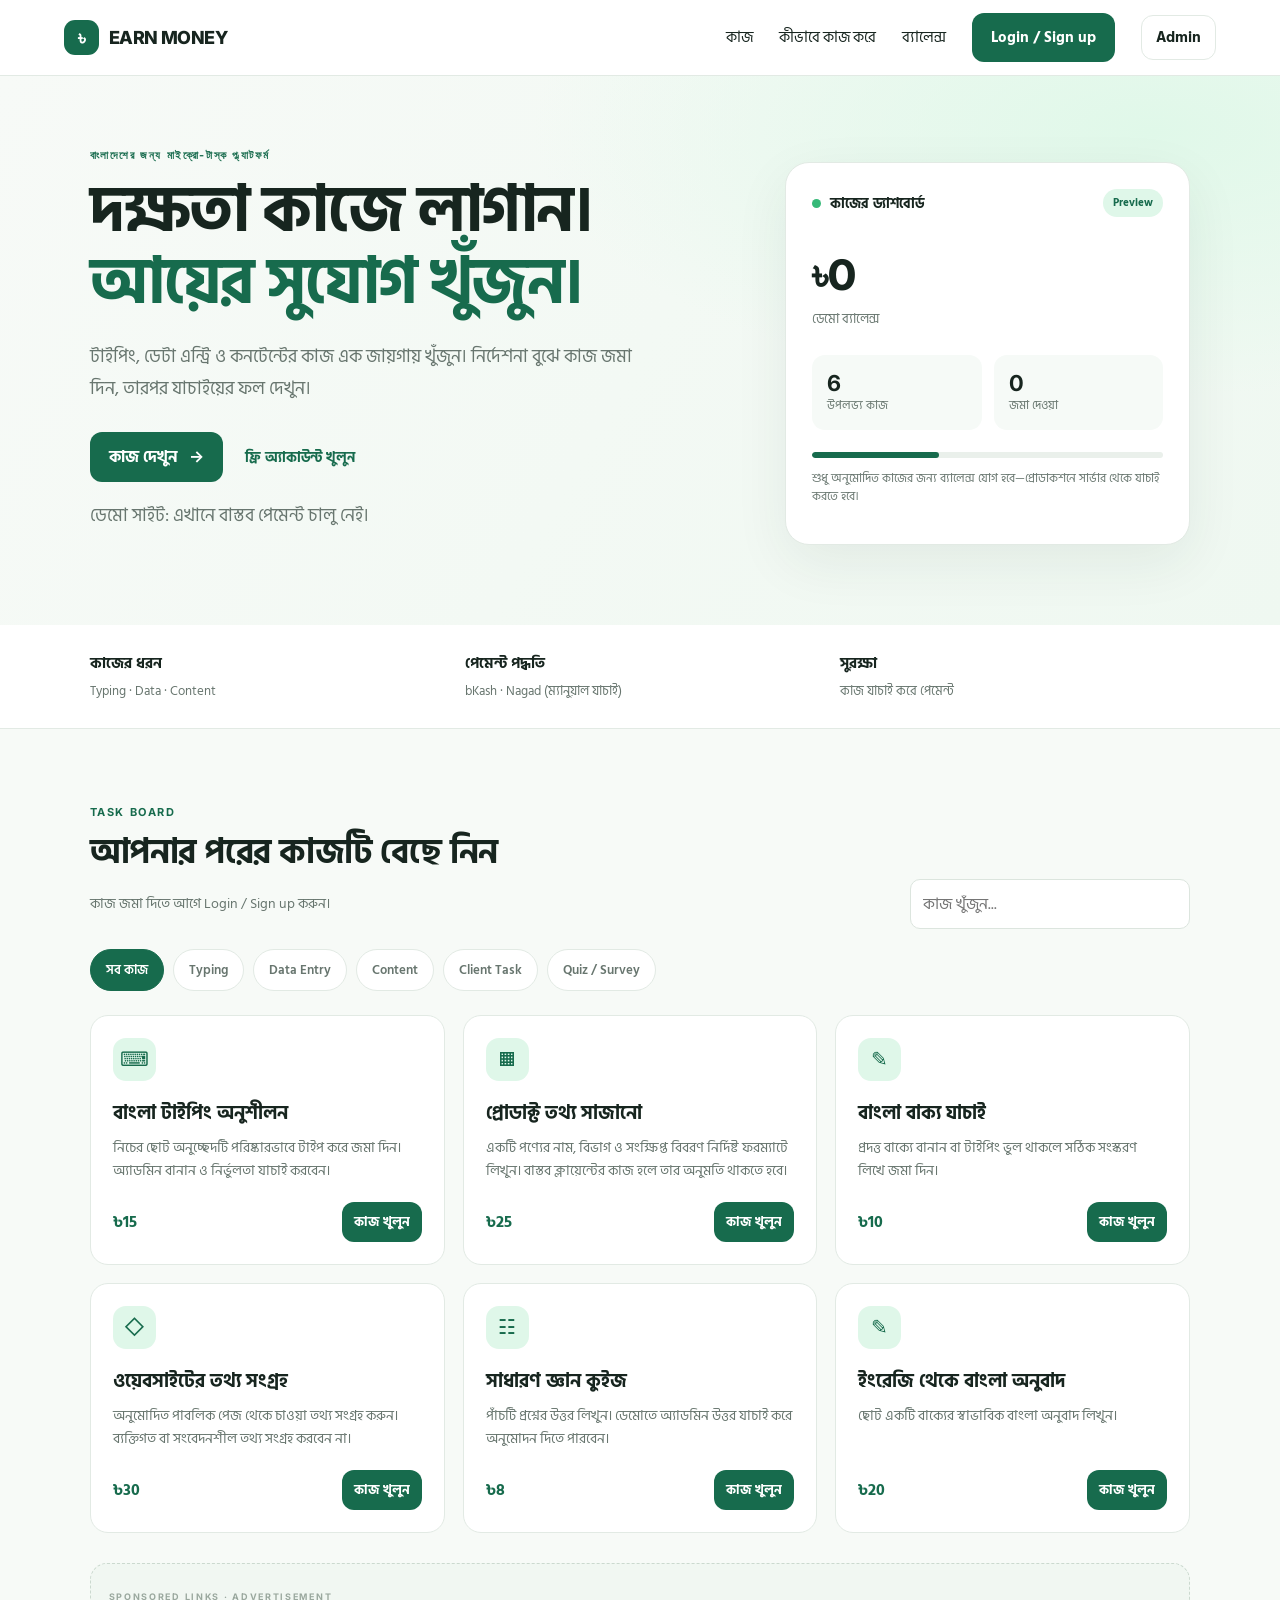
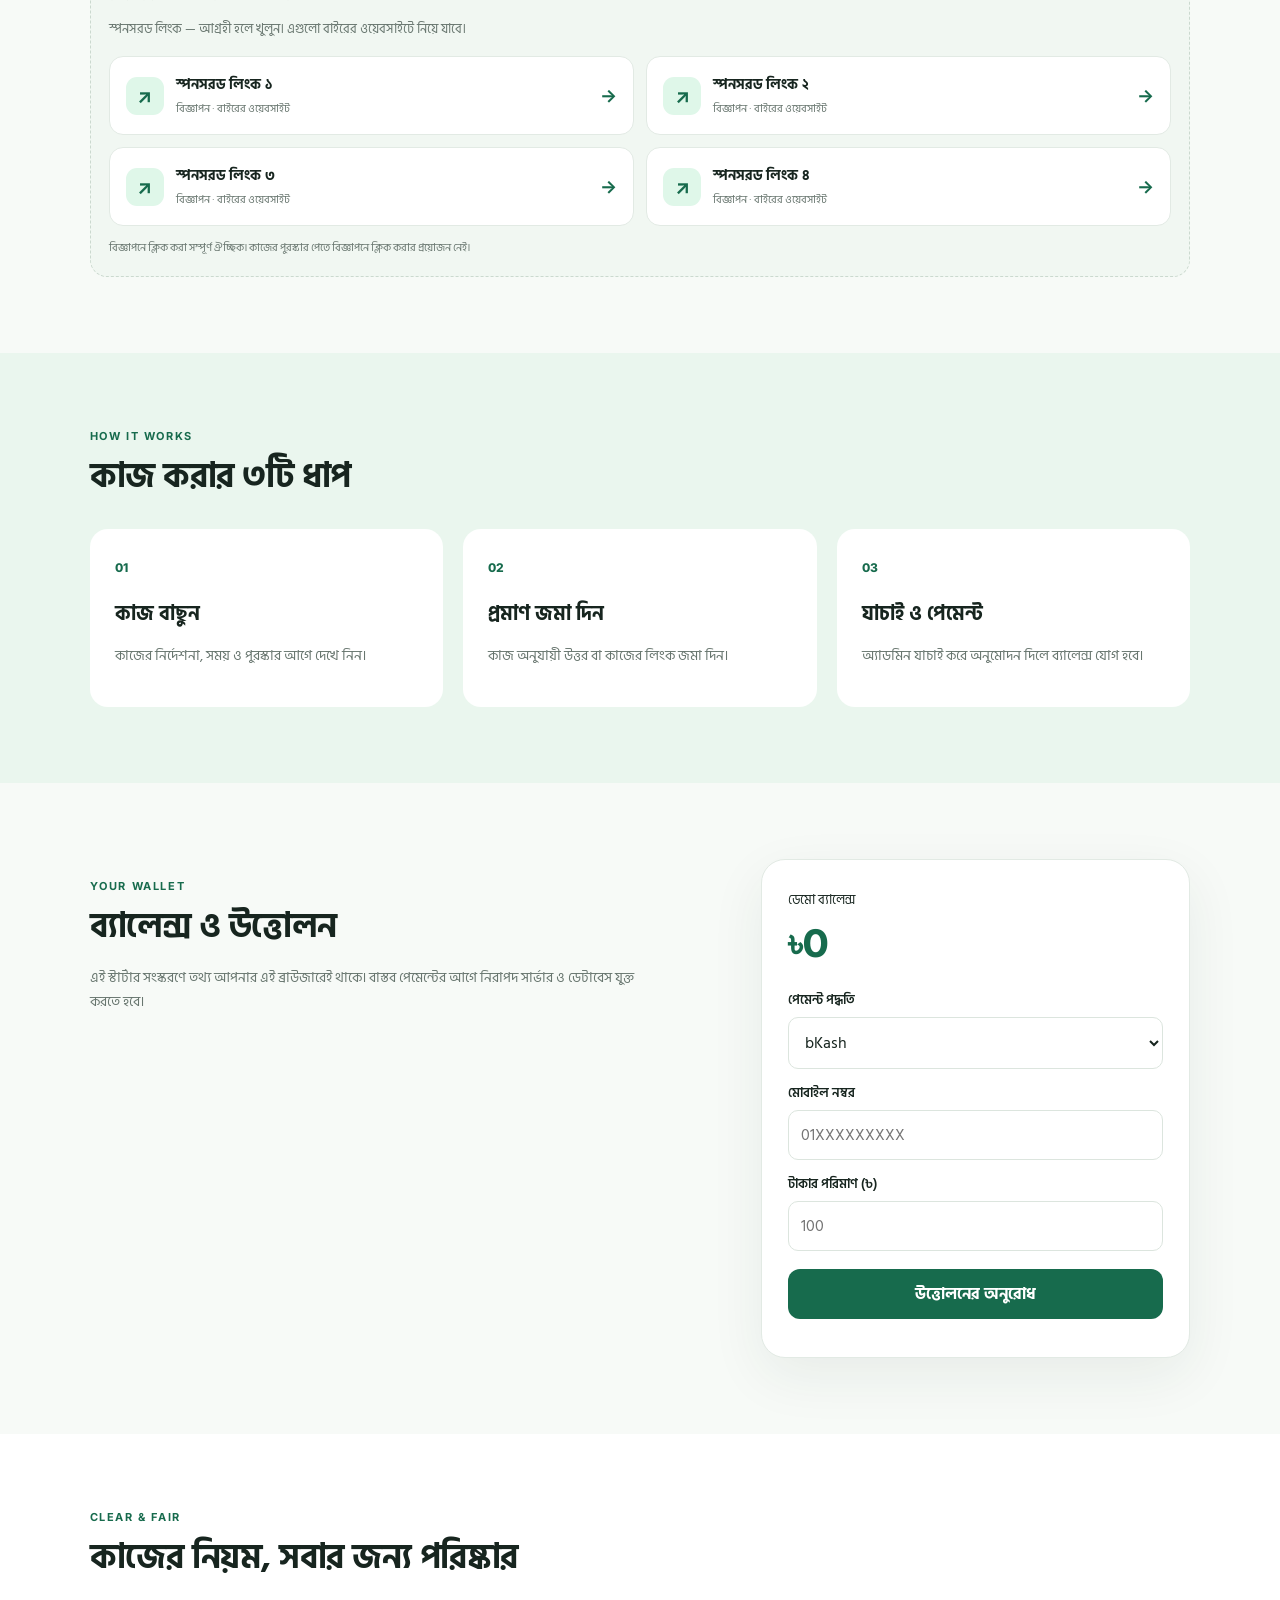
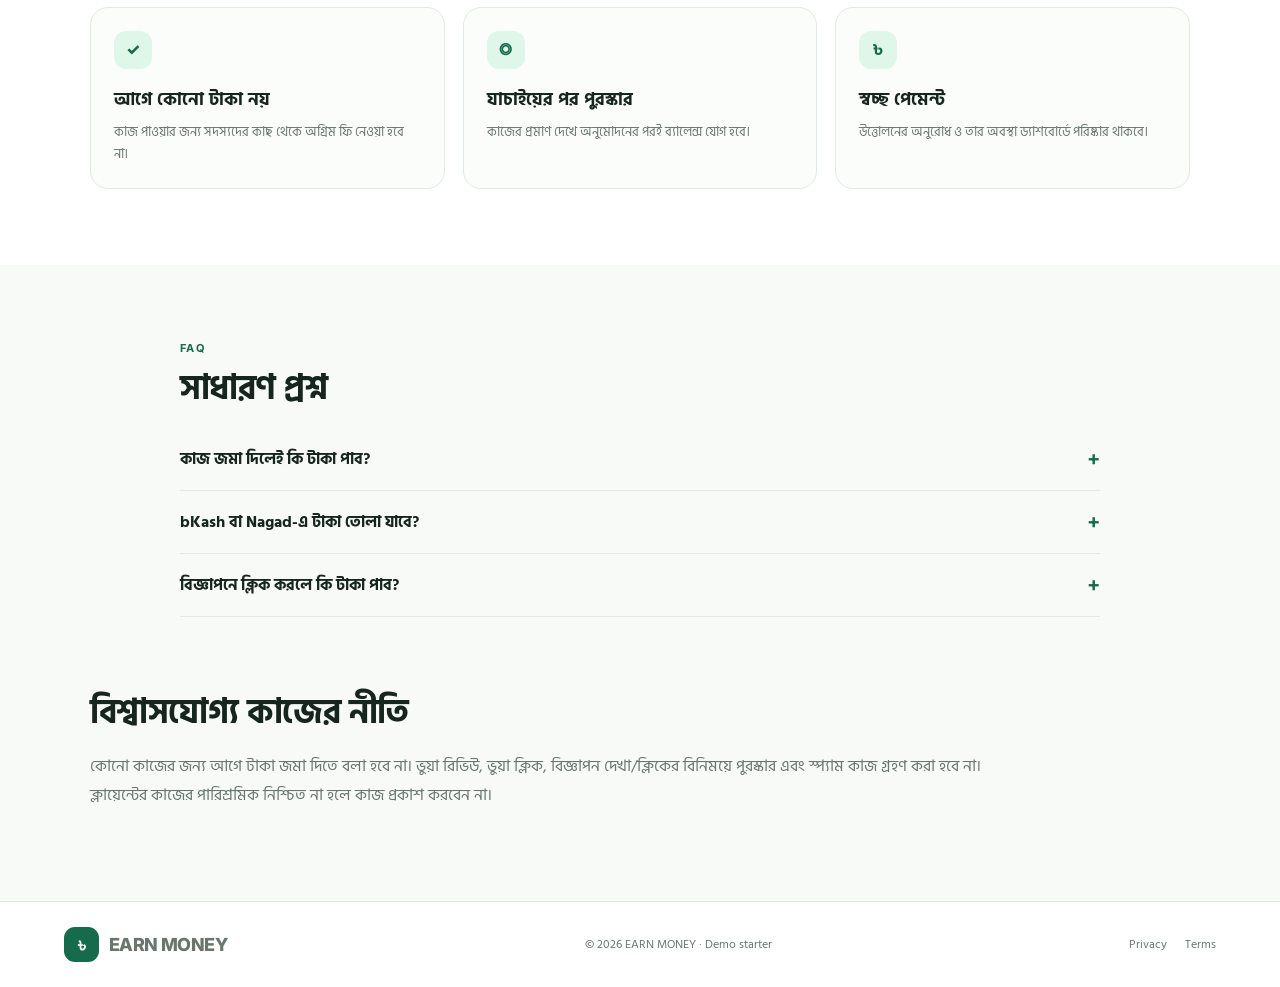
<file: index.html>
<!doctype html>
<html lang="bn">
<head>
  <meta charset="utf-8">
  <meta name="viewport" content="width=device-width,initial-scale=1">
  <title>EARN MONEY — Online Tasks</title>
  <link rel="stylesheet" href="style.css">
</head>
<body>
<header class="topbar">
  <a class="brand" href="#"><span class="brand-mark">৳</span> EARN MONEY</a>
  <nav><a href="#tasks">কাজ</a><a href="#how">কীভাবে কাজ করে</a><a href="#wallet">ব্যালেন্স</a><a class="button nav-login" href="auth.html" id="navAuth">Login / Sign up</a><button id="adminOpen" class="outline">Admin</button></nav>
</header>
<main>
  <section class="hero">
    <div class="hero-copy">
      <p class="eyebrow">বাংলাদেশের জন্য মাইক্রো-টাস্ক প্ল্যাটফর্ম</p>
      <h1>দক্ষতা কাজে লাগান।<br><span>আয়ের সুযোগ খুঁজুন।</span></h1>
      <p>টাইপিং, ডেটা এন্ট্রি ও কনটেন্টের কাজ এক জায়গায় খুঁজুন। নির্দেশনা বুঝে কাজ জমা দিন, তারপর যাচাইয়ের ফল দেখুন।</p>
      <div class="hero-actions"><a class="button" href="#tasks">কাজ দেখুন <span>→</span></a><a class="secondary-link" href="auth.html">ফ্রি অ্যাকাউন্ট খুলুন</a></div>
      <p class="small-note">ডেমো সাইট: এখানে বাস্তব পেমেন্ট চালু নেই।</p>
    </div>
    <div class="hero-card">
      <div class="card-top"><span class="dot"></span> কাজের ড্যাশবোর্ড <span class="pill">Preview</span></div>
      <div class="earn-number">৳<span id="heroBalance">0</span><small>ডেমো ব্যালেন্স</small></div>
      <div class="mini-stats"><div><b id="taskCount">0</b><small>উপলভ্য কাজ</small></div><div><b id="submittedCount">0</b><small>জমা দেওয়া</small></div></div>
      <div class="progress"><span></span></div>
      <p class="small-note">শুধু অনুমোদিত কাজের জন্য ব্যালেন্স যোগ হবে—প্রোডাকশনে সার্ভার থেকে যাচাই করতে হবে।</p>
    </div>
  </section>

  <section class="stats-row">
    <div><b>কাজের ধরন</b><span>Typing · Data · Content</span></div>
    <div><b>পেমেন্ট পদ্ধতি</b><span>bKash · Nagad (ম্যানুয়াল যাচাই)</span></div>
    <div><b>সুরক্ষা</b><span>কাজ যাচাই করে পেমেন্ট</span></div>
  </section>

  <section id="tasks" class="section">
    <div class="section-head"><div><p class="eyebrow">TASK BOARD</p><h2>আপনার পরের কাজটি বেছে নিন</h2><p class="muted">কাজ জমা দিতে আগে Login / Sign up করুন।</p></div><input id="searchTask" placeholder="কাজ খুঁজুন..." aria-label="কাজ খুঁজুন"></div>
    <div class="category-chips" id="categoryChips">
      <button class="chip active" data-category="সব">সব কাজ</button><button class="chip" data-category="Typing">Typing</button><button class="chip" data-category="Data Entry">Data Entry</button><button class="chip" data-category="Content">Content</button><button class="chip" data-category="Client Task">Client Task</button><button class="chip" data-category="Survey">Quiz / Survey</button>
    </div>
    <div id="taskGrid" class="task-grid"></div>
    <section class="ad-slot" aria-label="স্পনসরড বিজ্ঞাপন">
      <span class="ad-label">SPONSORED LINKS · ADVERTISEMENT</span>
      <p class="ad-intro">স্পনসরড লিংক — আগ্রহী হলে খুলুন। এগুলো বাইরের ওয়েবসাইটে নিয়ে যাবে।</p>
      <div class="ad-link-grid">
        <a class="ad-link-card" href="https://auctionr.org/4/464384f9f7fe70da94cb7ee64caa9dcd" target="_blank" rel="nofollow sponsored noopener noreferrer">
          <span class="ad-link-icon">↗</span><span><b>স্পনসরড লিংক ১</b><small>বিজ্ঞাপন · বাইরের ওয়েবসাইট</small></span><span class="ad-link-arrow">→</span>
        </a>
        <a class="ad-link-card" href="https://asiafilm.org/4/ed5e778da2cf4a8527f8361960b2d476" target="_blank" rel="nofollow sponsored noopener noreferrer">
          <span class="ad-link-icon">↗</span><span><b>স্পনসরড লিংক ২</b><small>বিজ্ঞাপন · বাইরের ওয়েবসাইট</small></span><span class="ad-link-arrow">→</span>
        </a>
        <a class="ad-link-card" href="https://asiafilm.org/4/de64cac11715ee15daa94bc9102d0537" target="_blank" rel="nofollow sponsored noopener noreferrer">
          <span class="ad-link-icon">↗</span><span><b>স্পনসরড লিংক ৩</b><small>বিজ্ঞাপন · বাইরের ওয়েবসাইট</small></span><span class="ad-link-arrow">→</span>
        </a>
        <a class="ad-link-card" href="https://auctionr.org/4/daa6fd42bf25ffa8c2ee416f7f7a6038" target="_blank" rel="nofollow sponsored noopener noreferrer">
          <span class="ad-link-icon">↗</span><span><b>স্পনসরড লিংক ৪</b><small>বিজ্ঞাপন · বাইরের ওয়েবসাইট</small></span><span class="ad-link-arrow">→</span>
        </a>
      </div>
      <p class="ad-disclaimer">বিজ্ঞাপনে ক্লিক করা সম্পূর্ণ ঐচ্ছিক। কাজের পুরস্কার পেতে বিজ্ঞাপনে ক্লিক করার প্রয়োজন নেই।</p>
    </section>
  </section>

  <section id="how" class="section how-section">
    <p class="eyebrow">HOW IT WORKS</p><h2>কাজ করার ৩টি ধাপ</h2>
    <div class="steps"><article><span>01</span><h3>কাজ বাছুন</h3><p>কাজের নির্দেশনা, সময় ও পুরস্কার আগে দেখে নিন।</p></article><article><span>02</span><h3>প্রমাণ জমা দিন</h3><p>কাজ অনুযায়ী উত্তর বা কাজের লিংক জমা দিন।</p></article><article><span>03</span><h3>যাচাই ও পেমেন্ট</h3><p>অ্যাডমিন যাচাই করে অনুমোদন দিলে ব্যালেন্স যোগ হবে।</p></article></div>
  </section>

  <section id="wallet" class="section wallet-section">
    <div><p class="eyebrow">YOUR WALLET</p><h2>ব্যালেন্স ও উত্তোলন</h2><p class="muted">এই স্টার্টার সংস্করণে তথ্য আপনার এই ব্রাউজারেই থাকে। বাস্তব পেমেন্টের আগে নিরাপদ সার্ভার ও ডেটাবেস যুক্ত করতে হবে।</p></div>
    <div class="wallet-card"><small>ডেমো ব্যালেন্স</small><div class="wallet-amount">৳<span id="walletBalance">0</span></div>
      <form id="withdrawForm">
        <label for="method">পেমেন্ট পদ্ধতি</label><select id="method"><option>bKash</option><option>Nagad</option></select>
        <label for="walletNumber">মোবাইল নম্বর</label><input id="walletNumber" inputmode="numeric" placeholder="01XXXXXXXXX" required pattern="01[0-9]{9}">
        <label for="withdrawAmount">টাকার পরিমাণ (৳)</label><input id="withdrawAmount" type="number" min="100" step="10" placeholder="100" required>
        <button class="button full" type="submit">উত্তোলনের অনুরোধ</button>
        <p id="withdrawMessage" class="small-note"></p>
      </form>
    </div>
  </section>

  <section class="section trust-section">
    <p class="eyebrow">CLEAR & FAIR</p><h2>কাজের নিয়ম, সবার জন্য পরিষ্কার</h2>
    <div class="trust-grid"><article><span class="trust-icon">✓</span><h3>আগে কোনো টাকা নয়</h3><p>কাজ পাওয়ার জন্য সদস্যদের কাছ থেকে অগ্রিম ফি নেওয়া হবে না।</p></article><article><span class="trust-icon">◎</span><h3>যাচাইয়ের পর পুরস্কার</h3><p>কাজের প্রমাণ দেখে অনুমোদনের পরই ব্যালেন্স যোগ হবে।</p></article><article><span class="trust-icon">৳</span><h3>স্বচ্ছ পেমেন্ট</h3><p>উত্তোলনের অনুরোধ ও তার অবস্থা ড্যাশবোর্ডে পরিষ্কার থাকবে।</p></article></div>
  </section>
  <section class="section faq-section">
    <p class="eyebrow">FAQ</p><h2>সাধারণ প্রশ্ন</h2>
    <details><summary>কাজ জমা দিলেই কি টাকা পাব?</summary><p>না। কাজ যাচাই করে অনুমোদন দেওয়ার পরই পুরস্কার যোগ হবে। ডেমো সাইটে বাস্তব পেমেন্ট চালু নেই।</p></details>
    <details><summary>bKash বা Nagad-এ টাকা তোলা যাবে?</summary><p>এখানে উত্তোলনের অনুরোধের ফর্ম আছে। বাস্তব পেমেন্ট চালু করতে নিরাপদ সার্ভার, অর্থের উৎস এবং যাচাইকৃত পেমেন্ট প্রক্রিয়া লাগবে।</p></details>
    <details><summary>বিজ্ঞাপনে ক্লিক করলে কি টাকা পাব?</summary><p>না। বিজ্ঞাপনে ক্লিক বা বিজ্ঞাপন দেখার বিনিময়ে পুরস্কার দেওয়া হবে না।</p></details>
  </section>
  <section class="section safety">
    <h2>বিশ্বাসযোগ্য কাজের নীতি</h2>
    <p>কোনো কাজের জন্য আগে টাকা জমা দিতে বলা হবে না। ভুয়া রিভিউ, ভুয়া ক্লিক, বিজ্ঞাপন দেখা/ক্লিকের বিনিময়ে পুরস্কার এবং স্প্যাম কাজ গ্রহণ করা হবে না। ক্লায়েন্টের কাজের পারিশ্রমিক নিশ্চিত না হলে কাজ প্রকাশ করবেন না।</p>
  </section>
</main>
<footer><a class="brand" href="#"><span class="brand-mark">৳</span> EARN MONEY</a><span>© <span id="year"></span> EARN MONEY · Demo starter</span><div><a href="privacy.html">Privacy</a><a href="terms.html">Terms</a></div></footer>

<div id="taskModal" class="modal hidden" role="dialog" aria-modal="true" aria-labelledby="modalTitle"><div class="modal-panel"><button class="close" data-close="taskModal" aria-label="বন্ধ করুন">×</button><p class="eyebrow">TASK DETAILS</p><h2 id="modalTitle"></h2><p id="modalDescription"></p><div class="task-meta" id="modalMeta"></div><form id="submitTaskForm"><input id="taskId" type="hidden"><label for="proof">কাজের উত্তর / প্রমাণ / লিংক</label><textarea id="proof" rows="4" required placeholder="আপনার কাজের উত্তর লিখুন..."></textarea><button class="button full">কাজ জমা দিন</button></form></div></div>

<div id="adminModal" class="modal hidden" role="dialog" aria-modal="true" aria-labelledby="adminTitle"><div class="modal-panel wide"><button class="close" data-close="adminModal" aria-label="বন্ধ করুন">×</button><p class="eyebrow">DEMO ADMIN</p><h2 id="adminTitle">Admin Panel</h2><div class="warning">ডেমো অ্যাডমিন প্যানেল—কোনো পাসওয়ার্ড বা ডেটা এখানে নিরাপদ নয়। লাইভ সাইটে Firebase Auth/সার্ভার-ভিত্তিক role security ছাড়া ব্যবহার করবেন না।</div>
  <form id="adminLoginForm" class="admin-login"><label for="adminPassword">ডেমো পাসওয়ার্ড (শুধু লোকাল টেস্ট)</label><input id="adminPassword" type="password" placeholder="Demo password: demo123"><button class="button">প্রবেশ</button><small>ডেমো পাসওয়ার্ড: demo123</small></form>
  <div id="adminArea" class="hidden">
    <div class="admin-columns"><form id="addTaskForm"><h3>নতুন কাজ যোগ করুন</h3><label>কাজের নাম</label><input id="newTitle" required><label>বিবরণ</label><textarea id="newDescription" required rows="3"></textarea><label>কাজের ধরন</label><select id="newCategory"><option>Typing</option><option>Data Entry</option><option>Content</option><option>Client Task</option><option>Survey</option></select><label>পুরস্কার (৳)</label><input id="newReward" type="number" min="1" required><button class="button full">কাজ প্রকাশ করুন</button></form>
    <div><h3>জমা দেওয়া কাজ</h3><div id="submissionsList" class="submission-list"></div><h3>উত্তোলনের অনুরোধ</h3><div id="withdrawalsList" class="submission-list"></div></div></div>
  </div>
</div></div>
<script src="app.js"></script>
</body></html>
</file>
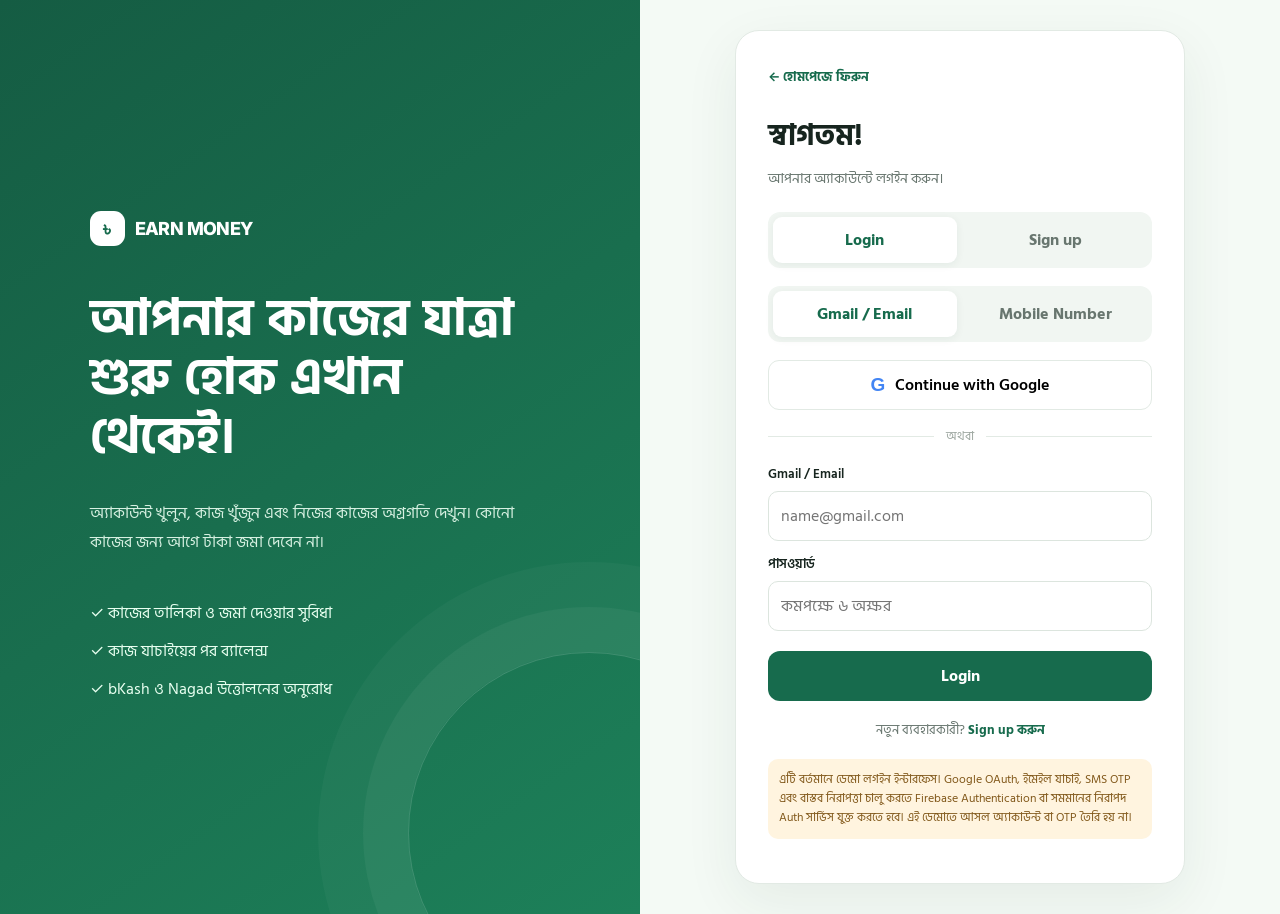
<file: auth.html>
<!doctype html>
<html lang="bn">
<head>
  <meta charset="utf-8"><meta name="viewport" content="width=device-width,initial-scale=1">
  <title>Login / Sign up — EARN MONEY</title><link rel="stylesheet" href="style.css">
</head>
<body>
<div class="auth-page">
  <aside class="auth-art">
    <a class="brand" href="index.html"><span class="brand-mark">৳</span> EARN MONEY</a>
    <h1>আপনার কাজের যাত্রা শুরু হোক এখান থেকেই।</h1>
    <p>অ্যাকাউন্ট খুলুন, কাজ খুঁজুন এবং নিজের কাজের অগ্রগতি দেখুন। কোনো কাজের জন্য আগে টাকা জমা দেবেন না।</p>
    <div class="auth-benefits"><span>✓ কাজের তালিকা ও জমা দেওয়ার সুবিধা</span><span>✓ কাজ যাচাইয়ের পর ব্যালেন্স</span><span>✓ bKash ও Nagad উত্তোলনের অনুরোধ</span></div>
  </aside>
  <main class="auth-main">
    <section class="auth-card">
      <a class="back-home" href="index.html">← হোমপেজে ফিরুন</a>
      <h2 id="formTitle">স্বাগতম!</h2><p class="auth-sub" id="formSubtitle">আপনার অ্যাকাউন্টে লগইন করুন।</p>
      <div class="auth-tabs"><button id="loginTab" class="active" type="button">Login</button><button id="signupTab" type="button">Sign up</button></div>
      <div class="method-tabs"><button id="emailTab" class="active" type="button">Gmail / Email</button><button id="phoneTab" type="button">Mobile Number</button></div>
      <button id="googleBtn" class="google-button" type="button"><span class="google-g">G</span> Continue with Google</button>
      <div class="auth-divider">অথবা</div>
      <form id="authForm" class="auth-form">
        <div id="nameWrap" class="hidden"><label for="fullName">আপনার নাম</label><input id="fullName" autocomplete="name" placeholder="পুরো নাম"></div>
        <label id="identityLabel" for="identity">Gmail / Email</label>
        <input id="identity" autocomplete="username" placeholder="name@gmail.com" required>
        <div id="otpWrap" class="hidden"><label for="otp">OTP কোড</label><input id="otp" inputmode="numeric" placeholder="SMS OTP"></div>
        <label for="password" id="passwordLabel">পাসওয়ার্ড</label>
        <input id="password" type="password" autocomplete="current-password" minlength="6" placeholder="কমপক্ষে ৬ অক্ষর" required>
        <button id="submitAuth" class="button full" type="submit">Login</button>
      </form>
      <div id="authMessage" class="hidden"></div>
      <p class="auth-switch" id="switchText">নতুন ব্যবহারকারী? <a href="#" id="switchLink">Sign up করুন</a></p>
      <p class="auth-warning">এটি বর্তমানে ডেমো লগইন ইন্টারফেস। Google OAuth, ইমেইল যাচাই, SMS OTP এবং বাস্তব নিরাপত্তা চালু করতে Firebase Authentication বা সমমানের নিরাপদ Auth সার্ভিস যুক্ত করতে হবে। এই ডেমোতে আসল অ্যাকাউন্ট বা OTP তৈরি হয় না।</p>
    </section>
  </main>
</div>
<script>
const $=id=>document.getElementById(id);
let mode="login",method="email";
function setMode(next){mode=next;$("loginTab").classList.toggle("active",mode==="login");$("signupTab").classList.toggle("active",mode==="signup");$("nameWrap").classList.toggle("hidden",mode!=="signup");$("formTitle").textContent=mode==="login"?"স্বাগতম!":"নতুন অ্যাকাউন্ট তৈরি করুন";$("formSubtitle").textContent=mode==="login"?"আপনার অ্যাকাউন্টে লগইন করুন।":"নতুন অ্যাকাউন্ট খুলতে তথ্য দিন।";$("submitAuth").textContent=mode==="login"?"Login":"Create account";$("password").autocomplete=mode==="login"?"current-password":"new-password";$("switchText").innerHTML=mode==="login"?'নতুন ব্যবহারকারী? <a href="#" id="switchLink">Sign up করুন</a>':'আগে অ্যাকাউন্ট আছে? <a href="#" id="switchLink">Login করুন</a>';bindSwitch();$("authMessage").classList.add("hidden")}
function bindSwitch(){$("switchLink").onclick=e=>{e.preventDefault();setMode(mode==="login"?"signup":"login")}}
function setMethod(next){method=next;$("emailTab").classList.toggle("active",method==="email");$("phoneTab").classList.toggle("active",method==="phone");$("identityLabel").textContent=method==="email"?"Gmail / Email":"Mobile Number";$("identity").type=method==="email"?"email":"tel";$("identity").placeholder=method==="email"?"name@gmail.com":"01XXXXXXXXX";$("identity").autocomplete=method==="email"?"username":"tel";$("otpWrap").classList.add("hidden");$("otp").required=false;$("password").classList.remove("hidden");$("passwordLabel").classList.remove("hidden");$("password").required=true;$("authMessage").classList.add("hidden")}
$("loginTab").onclick=()=>setMode("login");$("signupTab").onclick=()=>setMode("signup");$("emailTab").onclick=()=>setMethod("email");$("phoneTab").onclick=()=>setMethod("phone");bindSwitch();
$("googleBtn").onclick=()=>{showMessage("Google দিয়ে সত্যিকারের লগইন এখনো সংযুক্ত নয়। লাইভ করতে Firebase Authentication-এ Google provider চালু করে এই বাটন যুক্ত করতে হবে।")};
function showMessage(msg){$("authMessage").textContent=msg;$("authMessage").className="auth-message"}
$("authForm").onsubmit=e=>{e.preventDefault();const identity=$("identity").value.trim();if(method==="phone"&&!/^01[0-9]{9}$/.test(identity)){showMessage("বাংলাদেশের মোবাইল নম্বর 01XXXXXXXXX ফরম্যাটে লিখুন।");return}if(mode==="signup"&&!$("fullName").value.trim()){showMessage("আপনার নাম লিখুন।");return}showMessage("ডেমো সীমাবদ্ধতা: এই পেজ এখনো অ্যাকাউন্ট তৈরি বা লগইন যাচাই করে না। বাস্তব Login/Sign up চালু করতে Firebase Authentication ও নিরাপদ backend সংযুক্ত করতে হবে।");};
</script>
</body></html>
</file>
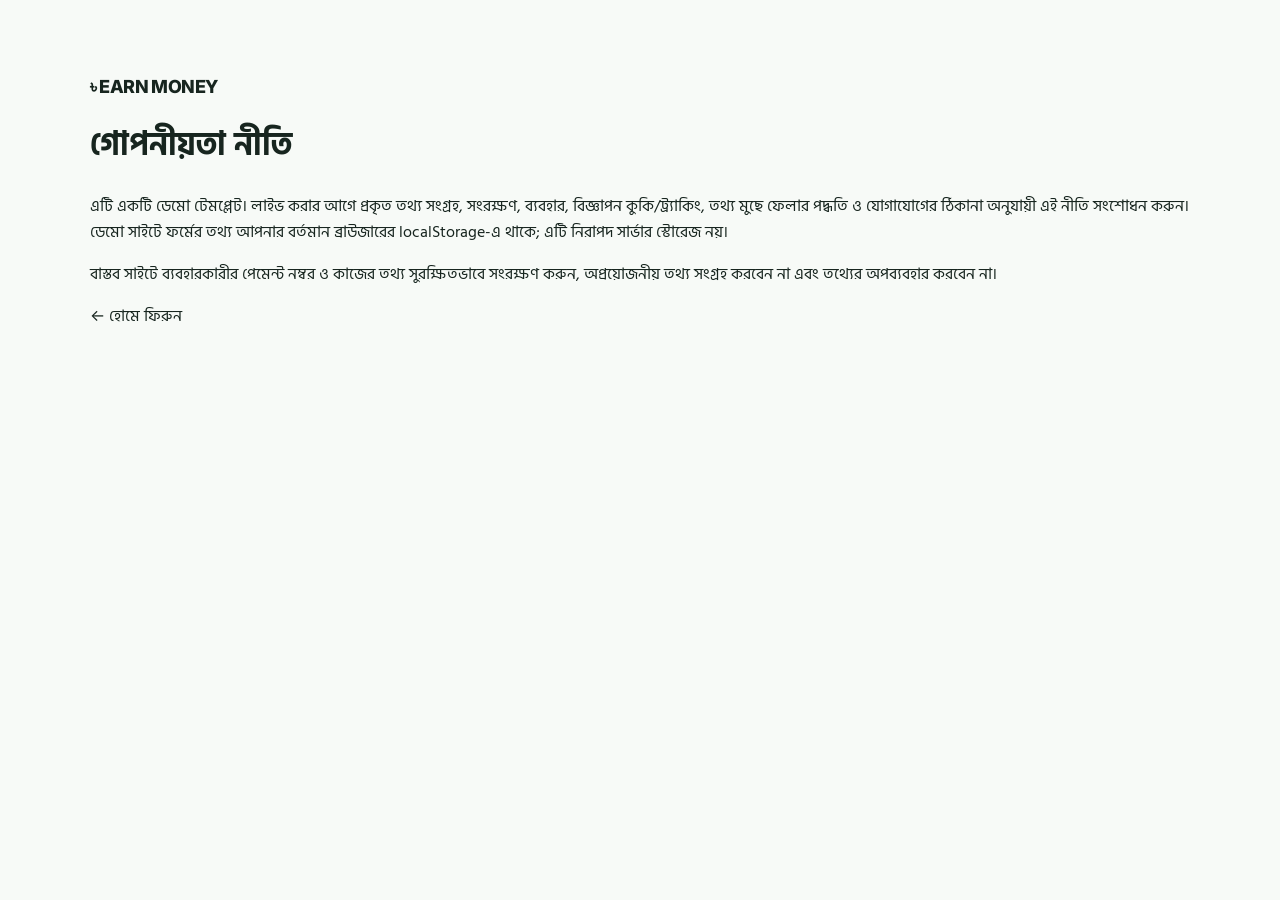
<file: privacy.html>
<!doctype html><html lang="bn"><head><meta charset="utf-8"><meta name="viewport" content="width=device-width,initial-scale=1"><title>Privacy — EARN MONEY</title><link rel="stylesheet" href="style.css"></head><body><main class="section"><a class="brand" href="index.html">৳ EARN MONEY</a><h1>গোপনীয়তা নীতি</h1><p>এটি একটি ডেমো টেমপ্লেট। লাইভ করার আগে প্রকৃত তথ্য সংগ্রহ, সংরক্ষণ, ব্যবহার, বিজ্ঞাপন কুকি/ট্র্যাকিং, তথ্য মুছে ফেলার পদ্ধতি ও যোগাযোগের ঠিকানা অনুযায়ী এই নীতি সংশোধন করুন। ডেমো সাইটে ফর্মের তথ্য আপনার বর্তমান ব্রাউজারের localStorage-এ থাকে; এটি নিরাপদ সার্ভার স্টোরেজ নয়।</p><p>বাস্তব সাইটে ব্যবহারকারীর পেমেন্ট নম্বর ও কাজের তথ্য সুরক্ষিতভাবে সংরক্ষণ করুন, অপ্রয়োজনীয় তথ্য সংগ্রহ করবেন না এবং তথ্যের অপব্যবহার করবেন না।</p><a href="index.html">← হোমে ফিরুন</a></main></body></html>
</file>
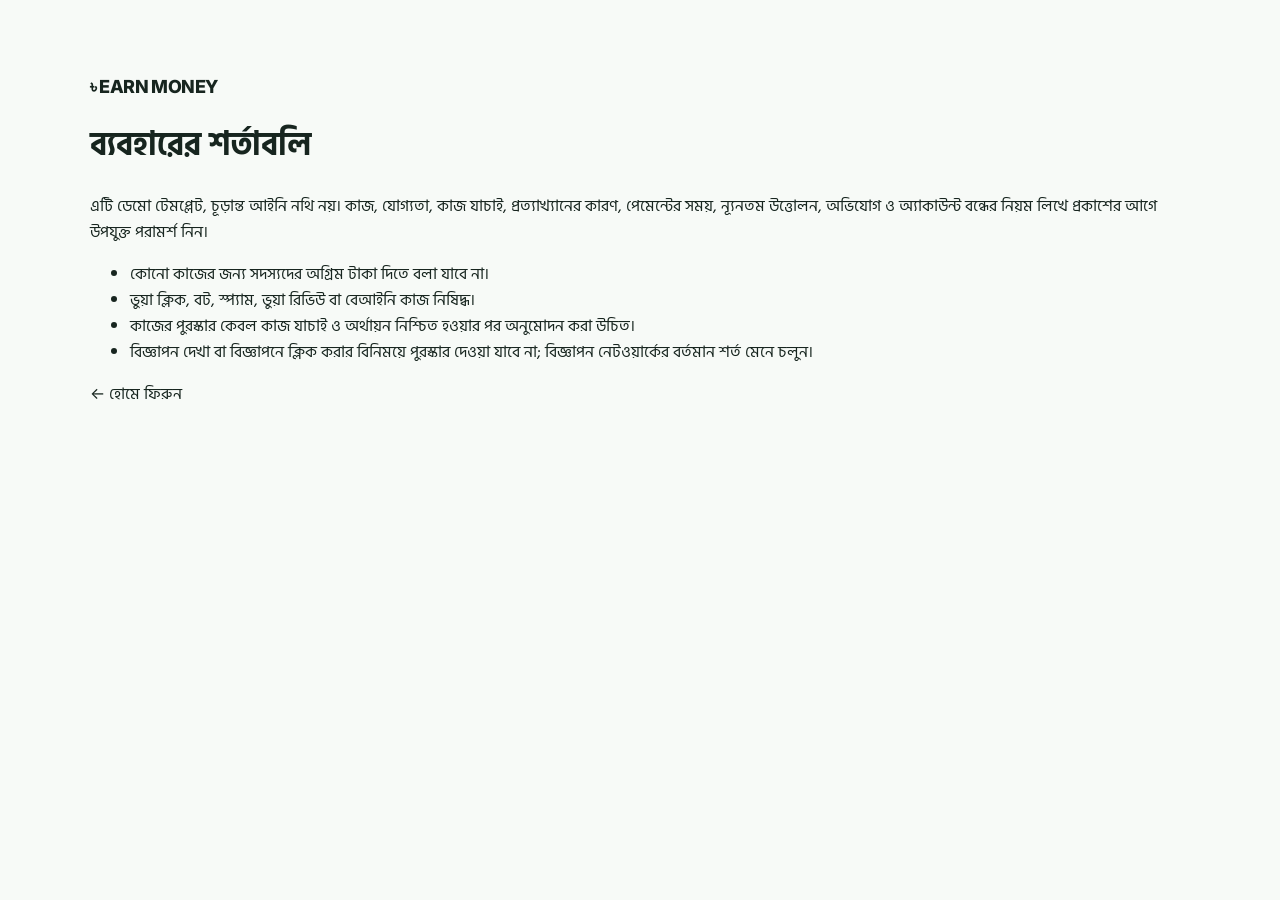
<file: terms.html>
<!doctype html><html lang="bn"><head><meta charset="utf-8"><meta name="viewport" content="width=device-width,initial-scale=1"><title>Terms — EARN MONEY</title><link rel="stylesheet" href="style.css"></head><body><main class="section"><a class="brand" href="index.html">৳ EARN MONEY</a><h1>ব্যবহারের শর্তাবলি</h1><p>এটি ডেমো টেমপ্লেট, চূড়ান্ত আইনি নথি নয়। কাজ, যোগ্যতা, কাজ যাচাই, প্রত্যাখ্যানের কারণ, পেমেন্টের সময়, ন্যূনতম উত্তোলন, অভিযোগ ও অ্যাকাউন্ট বন্ধের নিয়ম লিখে প্রকাশের আগে উপযুক্ত পরামর্শ নিন।</p><ul><li>কোনো কাজের জন্য সদস্যদের অগ্রিম টাকা দিতে বলা যাবে না।</li><li>ভুয়া ক্লিক, বট, স্প্যাম, ভুয়া রিভিউ বা বেআইনি কাজ নিষিদ্ধ।</li><li>কাজের পুরস্কার কেবল কাজ যাচাই ও অর্থায়ন নিশ্চিত হওয়ার পর অনুমোদন করা উচিত।</li><li>বিজ্ঞাপন দেখা বা বিজ্ঞাপনে ক্লিক করার বিনিময়ে পুরস্কার দেওয়া যাবে না; বিজ্ঞাপন নেটওয়ার্কের বর্তমান শর্ত মেনে চলুন।</li></ul><a href="index.html">← হোমে ফিরুন</a></main></body></html>
</file>
<file: style.css>
@import url('https://fonts.googleapis.com/css2?family=Hind+Siliguri:wght@400;500;600;700&family=Inter:wght@400;500;600;700;800&display=swap');
:root{--ink:#17251f;--muted:#68766f;--green:#176b4d;--mint:#dff7e9;--paper:#f7faf7;--line:#e2eae4;--white:#fff;--orange:#ffb65b;--shadow:0 18px 55px #173d2c12}
*{box-sizing:border-box}html{scroll-behavior:smooth}body{margin:0;background:var(--paper);color:var(--ink);font-family:'Hind Siliguri',Inter,sans-serif}a{color:inherit;text-decoration:none}.topbar{height:76px;display:flex;align-items:center;justify-content:space-between;padding:0 max(5vw,22px);background:#fff;border-bottom:1px solid var(--line);position:sticky;top:0;z-index:5}.brand{font:800 18px Inter,sans-serif;letter-spacing:-.6px;display:flex;align-items:center;gap:10px}.brand-mark{display:grid;place-items:center;width:35px;height:35px;background:var(--green);color:#fff;border-radius:11px;font-size:20px}.topbar nav{display:flex;align-items:center;gap:26px;font-size:15px}.topbar nav a:hover{color:var(--green)}button,input,textarea,select{font:inherit}.button,.outline{display:inline-flex;align-items:center;justify-content:center;gap:12px;padding:12px 19px;border:0;border-radius:12px;background:var(--green);color:white;font-weight:700;cursor:pointer;transition:.2s}.button:hover{background:#10553c;transform:translateY(-1px)}.outline{background:white;border:1px solid var(--line);color:var(--ink);padding:9px 14px}.full{width:100%}.hero{padding:72px max(7vw,24px) 65px;display:grid;grid-template-columns:1.2fr .8fr;gap:8%;align-items:center;background:radial-gradient(ellipse at 90% 10%,#e0f8e9 0,transparent 38%),linear-gradient(120deg,#f7faf7,#eff8f1)}.eyebrow{font:700 11px Inter,sans-serif;letter-spacing:1.6px;color:var(--green);margin:0 0 14px}.hero h1{font-size:clamp(42px,5vw,68px);line-height:1.12;letter-spacing:-1.8px;margin:0 0 22px}.hero h1 span{color:var(--green)}.hero-copy>p:not(.eyebrow){font-size:18px;line-height:1.75;color:var(--muted);max-width:550px;margin-bottom:28px}.small-note{font-size:12px;color:var(--muted);line-height:1.5}.hero-card,.wallet-card{background:#fff;border:1px solid var(--line);padding:26px;border-radius:24px;box-shadow:var(--shadow)}.card-top{display:flex;align-items:center;gap:9px;font-weight:700;font-size:14px}.dot{width:9px;height:9px;background:#36b978;border-radius:50%}.pill{margin-left:auto;background:var(--mint);color:var(--green);border-radius:30px;padding:5px 10px;font-size:11px}.earn-number{font:800 42px Inter,sans-serif;margin:32px 0 25px}.earn-number small{display:block;font:400 13px 'Hind Siliguri';color:var(--muted);margin-top:8px}.mini-stats{display:grid;grid-template-columns:1fr 1fr;gap:12px}.mini-stats div{padding:15px;background:#f6faf7;border-radius:13px}.mini-stats b,.mini-stats small{display:block}.mini-stats b{font:700 22px Inter}.mini-stats small{font-size:12px;color:var(--muted)}.progress{height:6px;background:#eaf0eb;border-radius:10px;margin:22px 0 12px;overflow:hidden}.progress span{display:block;height:100%;width:36%;background:var(--green);border-radius:10px}.stats-row{display:grid;grid-template-columns:repeat(3,1fr);padding:26px 7%;gap:25px;background:#fff;border-bottom:1px solid var(--line)}.stats-row div{display:grid;gap:4px}.stats-row b{font-size:15px}.stats-row span{color:var(--muted);font-size:13px}.section{padding:76px max(7vw,24px)}.section h2{font-size:34px;line-height:1.2;letter-spacing:-.5px;margin:0 0 18px}.section-head{display:flex;align-items:end;justify-content:space-between;gap:20px;margin-bottom:28px}.section-head input{max-width:280px}.task-grid{display:grid;grid-template-columns:repeat(3,1fr);gap:18px}.task-card{background:#fff;border:1px solid var(--line);border-radius:18px;padding:22px;display:flex;flex-direction:column;min-height:245px;transition:.2s}.task-card:hover{transform:translateY(-3px);box-shadow:var(--shadow)}.task-card .task-icon{width:43px;height:43px;display:grid;place-items:center;background:var(--mint);color:var(--green);border-radius:13px;font-size:20px;margin-bottom:17px}.task-card h3{font-size:19px;margin:0 0 8px}.task-card p{color:var(--muted);font-size:14px;line-height:1.6;margin:0 0 20px}.task-bottom{display:flex;align-items:center;justify-content:space-between;margin-top:auto;gap:8px}.reward{font-weight:700;color:var(--green)}.task-bottom button{padding:9px 12px;font-size:13px}.how-section{background:#eaf6ee}.steps{display:grid;grid-template-columns:repeat(3,1fr);gap:20px;margin-top:32px}.steps article{background:#fff;border-radius:18px;padding:25px}.steps article>span{font:800 12px Inter;color:var(--green)}.steps h3{font-size:20px;margin:18px 0 8px}.steps p,.muted{color:var(--muted);line-height:1.7;font-size:14px}.wallet-section{display:grid;grid-template-columns:1fr .75fr;gap:9%;align-items:start}.wallet-section>div:first-child{padding-top:20px}.wallet-amount{font:800 38px Inter;margin:8px 0 22px;color:var(--green)}form label{display:block;font-size:13px;font-weight:600;margin:13px 0 6px}input,textarea,select{width:100%;border:1px solid #dce5de;border-radius:10px;padding:11px 12px;background:white;color:var(--ink);outline:none}input:focus,textarea:focus,select:focus{border-color:var(--green);box-shadow:0 0 0 3px #176b4d14}.wallet-card .button{margin-top:18px}.safety{padding-top:0}.safety p{color:var(--muted);max-width:900px;line-height:1.8}footer{background:#fff;border-top:1px solid var(--line);padding:25px max(5vw,22px);display:flex;align-items:center;justify-content:space-between;gap:20px;font-size:12px;color:var(--muted)}footer div{display:flex;gap:18px}.modal{position:fixed;inset:0;background:#10251dcc;z-index:20;display:grid;place-items:center;padding:20px;overflow:auto}.hidden{display:none!important}.modal-panel{position:relative;background:#fff;border-radius:22px;padding:30px;width:min(100%,510px);max-height:90vh;overflow:auto;box-shadow:0 30px 100px #0003}.modal-panel.wide{width:min(100%,950px)}.modal-panel h2{margin:0 0 12px}.close{position:absolute;right:17px;top:13px;border:0;background:#f1f5f2;border-radius:10px;font-size:25px;width:36px;height:36px;cursor:pointer}.task-meta{display:flex;gap:10px;margin:16px 0;color:var(--green);font-size:13px}.warning{background:#fff4df;color:#7a4a0b;padding:13px;border-radius:12px;font-size:13px;line-height:1.6;margin:16px 0}.admin-login{max-width:380px}.admin-login small{display:block;color:var(--muted);margin-top:8px}.admin-columns{display:grid;grid-template-columns:.8fr 1.2fr;gap:28px;margin-top:22px}.admin-columns h3{font-size:18px}.submission-list{display:grid;gap:10px;margin-bottom:22px}.submission{border:1px solid var(--line);border-radius:12px;padding:13px;font-size:13px;overflow-wrap:anywhere}.submission p{color:var(--muted);line-height:1.5}.submission-actions{display:flex;gap:8px;margin-top:10px;flex-wrap:wrap}.submission-actions button{font-size:12px;padding:7px 10px}.danger{background:#a73535}.empty{color:var(--muted);font-size:13px;padding:12px;background:#f6faf7;border-radius:10px}
@media(max-width:800px){.topbar{height:auto;min-height:68px;flex-wrap:wrap;padding-top:12px;padding-bottom:12px;gap:12px}.topbar nav{gap:12px;flex-wrap:wrap;font-size:13px}.hero{grid-template-columns:1fr;padding-top:50px;gap:35px}.stats-row{grid-template-columns:1fr;gap:16px}.task-grid{grid-template-columns:repeat(2,1fr)}.wallet-section{grid-template-columns:1fr;gap:25px}.admin-columns{grid-template-columns:1fr}.section{padding-top:55px;padding-bottom:55px}footer{flex-wrap:wrap}}@media(max-width:520px){.topbar nav{width:100%;justify-content:space-between}.hero h1{font-size:45px}.task-grid,.steps{grid-template-columns:1fr}.section-head{align-items:stretch;flex-direction:column}.section-head input{max-width:none}.hero-card,.wallet-card{padding:20px}.modal-panel{padding:24px 18px}footer{align-items:flex-start;flex-direction:column}}


/* Authentication page */
.auth-page{min-height:100vh;display:grid;grid-template-columns:1fr 1fr;background:#f4faf5}
.auth-art{padding:7vw;background:linear-gradient(145deg,#155c43,#1d8059);color:#fff;display:flex;flex-direction:column;justify-content:center;position:relative;overflow:hidden}
.auth-art:after{content:"";position:absolute;width:360px;height:360px;border:1px solid #ffffff28;border-radius:50%;right:-130px;bottom:-100px;box-shadow:0 0 0 45px #ffffff0b,0 0 0 90px #ffffff08}
.auth-art .brand{color:#fff}.auth-art .brand-mark{background:#fff;color:var(--green)}
.auth-art h1{font-size:clamp(36px,4vw,56px);line-height:1.15;margin:45px 0 15px;max-width:500px}.auth-art p{color:#d6f0e1;line-height:1.8;max-width:460px}
.auth-benefits{display:grid;gap:12px;margin-top:28px}.auth-benefits span{display:flex;gap:10px;align-items:center;color:#e8fff0}
.auth-main{display:grid;place-items:center;padding:30px 22px}.auth-card{width:min(100%,450px);background:#fff;border:1px solid var(--line);border-radius:24px;padding:32px;box-shadow:var(--shadow)}
.auth-card h2{font-size:30px;margin:0 0 7px}.auth-sub{color:var(--muted);font-size:14px;margin:0 0 22px}
.auth-tabs,.method-tabs{display:grid;grid-template-columns:1fr 1fr;gap:7px;background:#f1f6f2;border-radius:12px;padding:5px;margin:18px 0}
.auth-tabs button,.method-tabs button{border:0;border-radius:9px;padding:10px;background:transparent;color:var(--muted);font-weight:700;cursor:pointer}
.auth-tabs button.active,.method-tabs button.active{background:#fff;color:var(--green);box-shadow:0 2px 8px #173d2c10}
.auth-form label{margin-top:12px}.auth-form .button{margin-top:20px}.auth-switch{font-size:13px;color:var(--muted);text-align:center;margin-top:18px}.auth-switch a{color:var(--green);font-weight:700}
.google-button{width:100%;display:flex;justify-content:center;align-items:center;gap:10px;padding:11px;border:1px solid var(--line);background:#fff;border-radius:11px;font-weight:600;cursor:pointer}
.google-g{font:800 19px Arial;color:#4285f4}.auth-divider{display:flex;align-items:center;gap:12px;color:#9aa49d;font-size:12px;margin:17px 0}.auth-divider:before,.auth-divider:after{content:"";height:1px;background:var(--line);flex:1}
.auth-message{padding:11px;border-radius:10px;background:#eaf7ee;color:#176b4d;font-size:13px;line-height:1.6;margin-top:14px}
.auth-warning{font-size:12px;line-height:1.6;color:#805719;background:#fff4df;padding:11px;border-radius:10px;margin-top:18px}
.back-home{display:inline-block;margin-bottom:24px;color:var(--green);font-size:13px;font-weight:700}
@media(max-width:800px){.auth-page{grid-template-columns:1fr}.auth-art{padding:28px 24px}.auth-art h1{margin:25px 0 10px}.auth-benefits{display:none}.auth-main{padding:24px 16px}.auth-card{padding:25px 20px}}


/* Homepage polish */
.hero-actions{display:flex;align-items:center;gap:22px;flex-wrap:wrap}.secondary-link{font-weight:700;color:var(--green);font-size:14px}.secondary-link:hover{text-decoration:underline}
.category-chips{display:flex;flex-wrap:wrap;gap:9px;margin:-8px 0 24px}.chip{border:1px solid var(--line);background:#fff;color:var(--muted);padding:9px 15px;border-radius:99px;cursor:pointer;font-size:13px;font-weight:600;transition:.2s}.chip:hover,.chip.active{background:var(--green);border-color:var(--green);color:#fff}
.ad-slot{margin-top:30px;border:1px dashed #cbd9cf;background:#f1f7f2;border-radius:17px;padding:18px}.ad-label{font:700 9px Inter,sans-serif;letter-spacing:1.7px;color:#9aa89e}.ad-slot-inner{display:flex;align-items:center;justify-content:center;gap:14px;min-height:74px;text-align:left}.ad-symbol{display:grid;place-items:center;width:42px;height:42px;border-radius:14px;background:#dff7e9;color:var(--green);font-size:22px}.ad-slot-inner b{font-size:14px}.ad-slot-inner p{margin:4px 0 0;color:var(--muted);font-size:12px;line-height:1.5}
.trust-section{background:#fff}.trust-grid{display:grid;grid-template-columns:repeat(3,1fr);gap:18px;margin-top:28px}.trust-grid article{border:1px solid var(--line);border-radius:18px;padding:23px;background:#fbfdfb}.trust-icon{display:grid;place-items:center;width:38px;height:38px;border-radius:12px;background:var(--mint);color:var(--green);font-weight:800}.trust-grid h3{font-size:18px;margin:16px 0 7px}.trust-grid p{font-size:13px;line-height:1.7;color:var(--muted);margin:0}
.faq-section{max-width:1100px;margin:auto}.faq-section details{border-bottom:1px solid var(--line);padding:18px 0}.faq-section summary{font-weight:700;cursor:pointer;list-style:none;display:flex;justify-content:space-between;gap:15px}.faq-section summary:after{content:"+";font:700 20px Inter;color:var(--green)}.faq-section details[open] summary:after{content:"−"}.faq-section details p{color:var(--muted);line-height:1.75;font-size:14px;max-width:850px}
@media(max-width:700px){.trust-grid{grid-template-columns:1fr}.hero-actions{gap:16px}.ad-slot-inner{justify-content:flex-start}.category-chips{gap:7px}.chip{padding:8px 11px}}


/* Sponsored link ad cards */
.ad-intro{margin:10px 0 16px;color:var(--muted);font-size:13px}
.ad-link-grid{display:grid;grid-template-columns:repeat(2,minmax(0,1fr));gap:12px}
.ad-link-card{display:flex;align-items:center;gap:12px;min-width:0;padding:16px;background:#fff;border:1px solid var(--line);border-radius:14px;transition:transform .18s,border-color .18s,box-shadow .18s}
.ad-link-card:hover{transform:translateY(-2px);border-color:#9ac8ab;box-shadow:0 10px 25px #173d2c0d}
.ad-link-card>span:nth-child(2){display:grid;gap:4px;min-width:0;flex:1}
.ad-link-card b{font-size:14px}
.ad-link-card small{font-size:11px;color:var(--muted)}
.ad-link-icon{display:grid;place-items:center;flex:0 0 38px;width:38px;height:38px;background:var(--mint);color:var(--green);border-radius:11px;font:700 20px Inter,sans-serif}
.ad-link-arrow{font:700 18px Inter,sans-serif;color:var(--green)}
.ad-disclaimer{margin:14px 0 0;color:var(--muted);font-size:11px;line-height:1.6}
@media(max-width:520px){.ad-link-grid{grid-template-columns:1fr}.ad-link-card{padding:13px}}
</file>
